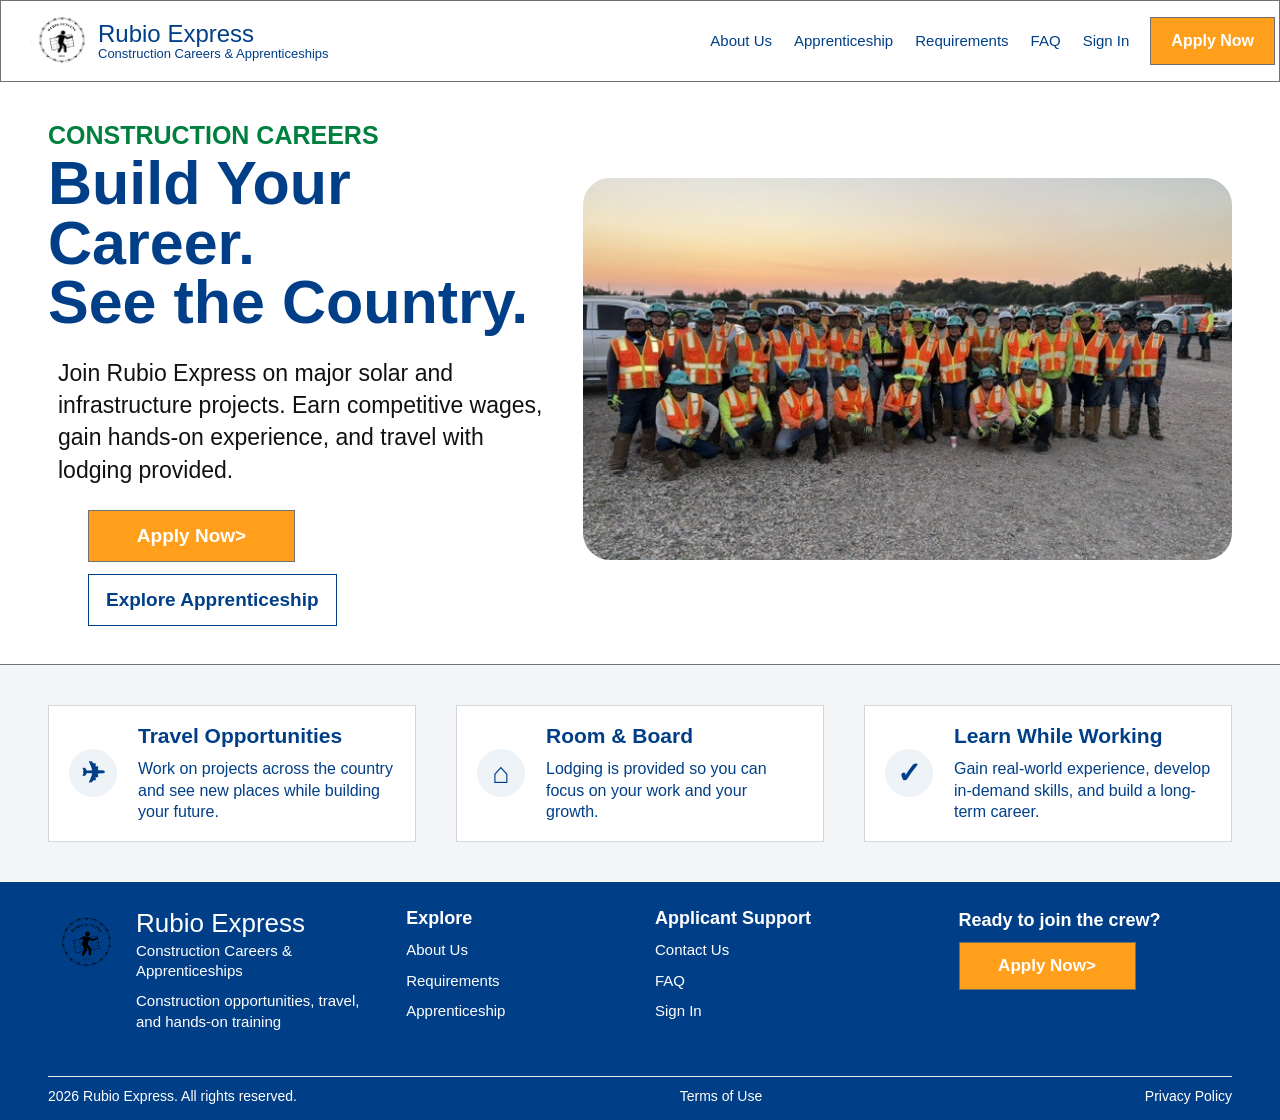
<file: index.html>
<!doctype html>
<html lang="en">
<head>
  <meta charset="utf-8">
  <meta name="viewport" content="width=device-width, initial-scale=1">
  <title>Rubio Express | Construction Careers</title>

  <!-- Bootstrap CSS styles the navigation and page layout. -->
  <link rel="stylesheet" href="https://cdn.jsdelivr.net/npm/bootstrap@4.6.2/dist/css/bootstrap.min.css"
        integrity="sha384-xOolHFLEh07PJGoPkLv1IbcEPTNtaed2xpHsD9ESMhqIYd0nLMwNLD69Npy4HI+N"
        crossorigin="anonymous">

  <!-- CSS -->
  <link rel="stylesheet" href="style.css">
</head>
<body>

  <!-- HEADER: logo, navigation, and the top Apply button. -->
  <header class="site-header">
    <nav class="navbar navbar-expand-lg navbar-light header-inner" aria-label="Main navigation">
      <a class="navbar-brand brand" href="index.html">
        <img class="brand-logo" src="rubio-logo.png" alt="">
        <span class="brand-copy">
          <span class="brand-name">Rubio Express</span>
          <span class="brand-tagline">Construction Careers &amp; Apprenticeships</span>
        </span>
      </a>

      <button class="navbar-toggler" type="button" data-toggle="collapse"
              data-target="#mainNavigation" aria-controls="mainNavigation"
              aria-expanded="false" aria-label="Open navigation">
        <span class="navbar-toggler-icon"></span>
      </button>

      <div class="collapse navbar-collapse" id="mainNavigation">
        <ul class="navbar-nav ml-auto align-items-lg-center">
          <!-- links to pages from other XD artboards. -->
          <li class="nav-item"><a class="nav-link" href="about.html">About Us</a></li>
          <li class="nav-item"><a class="nav-link" href="apprenticeship.html">Apprenticeship</a></li>
          <li class="nav-item"><a class="nav-link" href="requirements.html">Requirements</a></li>
          <li class="nav-item"><a class="nav-link" href="faq.html">FAQ</a></li>
          <li class="nav-item"><a class="nav-link" href="sign-in.html">Sign In</a></li>
          <li class="nav-item">
            <a class="header-apply" href="apply.html">Apply Now</a>
          </li>
        </ul>
      </div>
    </nav>
  </header>

  <main>
    <!-- BODY / HERO: headline and buttons on the left, photo on the right. -->
    <section class="hero" aria-labelledby="hero-title">
      <div class="page-width hero-inner">
        <div class="hero-copy">
          <p class="eyebrow">Construction Careers</p>
          <h1 id="hero-title">Build Your Career.<br>See the Country.</h1>
          <p class="hero-description">
            Join Rubio Express on major solar and infrastructure projects. Earn
            competitive wages, gain hands-on experience, and travel with lodging provided.
          </p>
          <div class="hero-actions">
            <a class="button button-orange" href="apply.html">Apply Now <span aria-hidden="true">&gt;</span></a>
            <a class="button button-outline" href="apprenticeship.html">Explore Apprenticeship</a>
          </div>
        </div>

        <div class="hero-photo">
          <img src="construction-photo.jpg" alt="Rubio Express construction crew at a job site">
        </div>
      </div>
    </section>

    <!-- INFO BANNER: the three benefit cards from the XD Home artboard. -->
    <section class="benefits-band" id="benefits" aria-label="Benefits of working with Rubio Express">
      <div class="page-width benefits-grid">
        <article class="benefit-card">
          <span class="benefit-icon" aria-hidden="true">✈</span>
          <div>
            <h2>Travel Opportunities</h2>
            <p>Work on projects across the country and see new places while building your future.</p>
          </div>
        </article>

        <article class="benefit-card">
          <span class="benefit-icon" aria-hidden="true">⌂</span>
          <div>
            <h2>Room &amp; Board</h2>
            <p>Lodging is provided so you can focus on your work and your growth.</p>
          </div>
        </article>

        <article class="benefit-card">
          <span class="benefit-icon" aria-hidden="true">✓</span>
          <div>
            <h2>Learn While Working</h2>
            <p>Gain real-world experience, develop in-demand skills, and build a long-term career.</p>
          </div>
        </article>
      </div>
    </section>
  </main>

  <!-- PAGE FOOTER: brand, links, application prompt, and legal links. -->
  <footer class="site-footer">
    <div class="page-width">
      <div class="footer-main">
        <div class="footer-brand">
          <img class="footer-logo" src="rubio-logo.png" alt="">
          <div>
            <h2>Rubio Express</h2>
            <p>Construction Careers &amp; Apprenticeships</p>
            <p class="footer-description">Construction opportunities, travel, and hands-on training</p>
          </div>
        </div>

        <nav class="footer-links" aria-label="Explore">
          <h2>Explore</h2>
          <a href="about.html">About Us</a>
          <a href="requirements.html">Requirements</a>
          <a href="apprenticeship.html">Apprenticeship</a>
        </nav>

        <nav class="footer-links" aria-label="Applicant support">
          <h2>Applicant Support</h2>
          <a href="contact.html">Contact Us</a>
          <a href="faq.html">FAQ</a>
          <a href="sign-in.html">Sign In</a>
        </nav>

        <div class="footer-cta">
          <p>Ready to join the crew?</p>
          <a class="button button-orange" href="apply.html">Apply Now <span aria-hidden="true">&gt;</span></a>
        </div>
      </div>

      <div class="footer-bottom">
        <p class="copyright">2026 Rubio Express. All rights reserved.</p>
        <a href="terms.html">Terms of Use</a>
        <a href="privacy.html">Privacy Policy</a>
      </div>
    </div>
  </footer>

  <!-- Bootstrap 4 scripts for the responsive navigation button -->
  <script src="https://cdn.jsdelivr.net/npm/jquery@3.5.1/dist/jquery.slim.min.js"
          integrity="sha384-DfXdz2htPH0lsSSs5nCTpuj/zy4C+OGpamoFVy38MVBnE+IbbVYUew+OrCXaRkfj"
          crossorigin="anonymous"></script>
  <script src="https://cdn.jsdelivr.net/npm/bootstrap@4.6.2/dist/js/bootstrap.bundle.min.js"
          integrity="sha384-Fy6S3B9q64WdZWQUiU+q4/2Lc9npb8tCaSX9FK7E8HnRr0Jz8D6OP9dO5Vg3Q9ct"
          crossorigin="anonymous"></script>
</body>
</html>
</file>
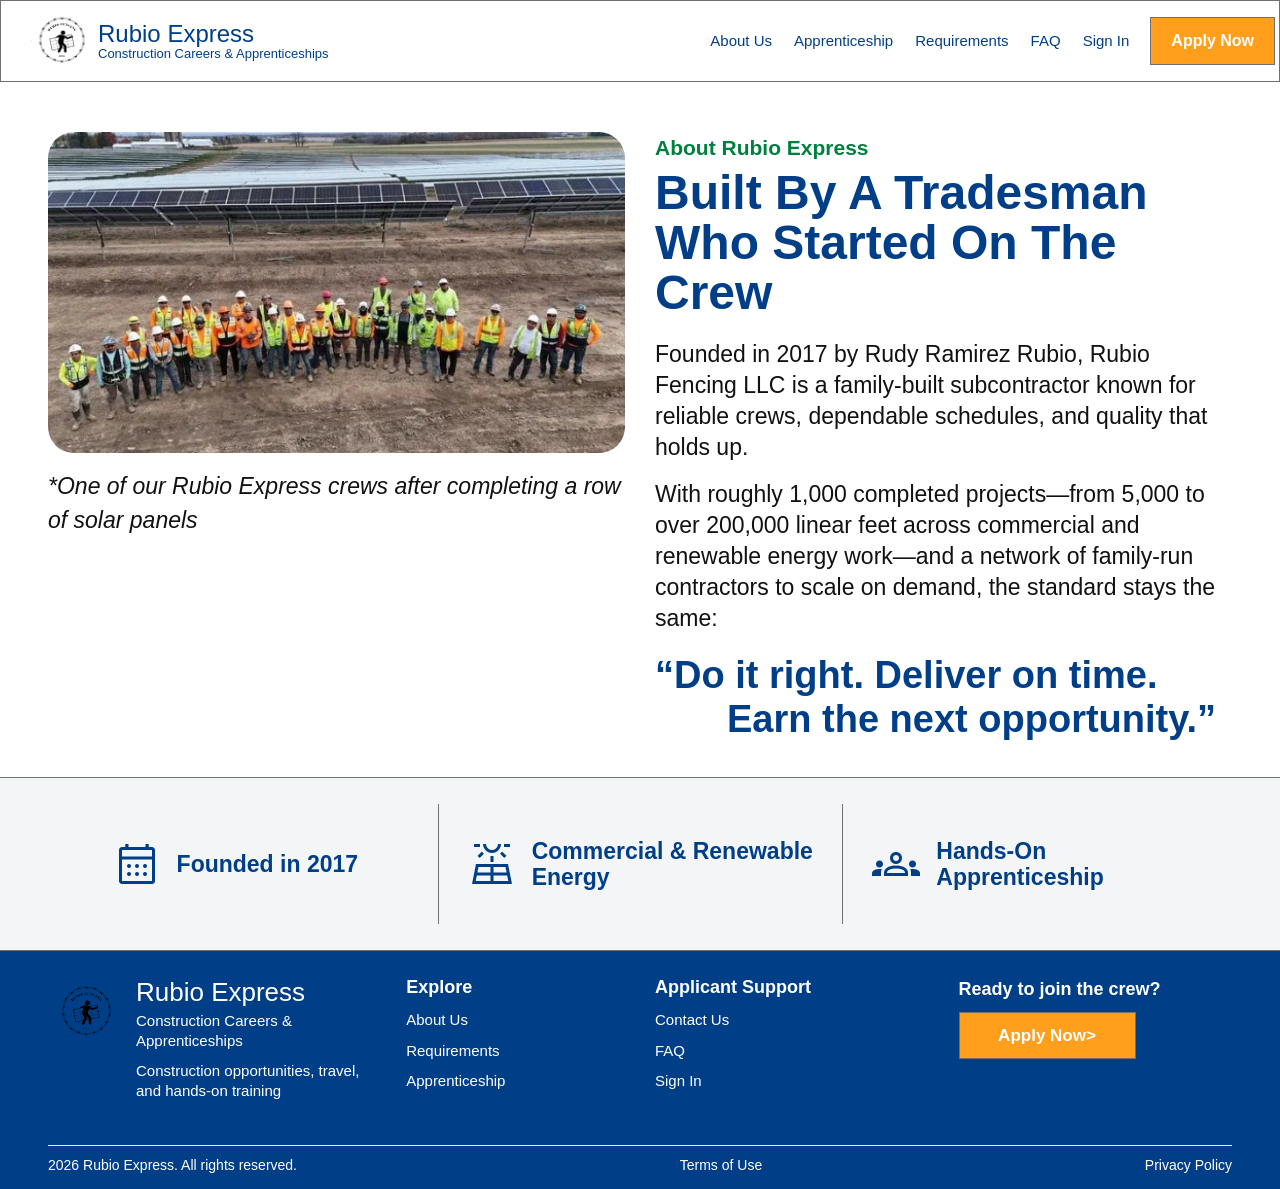
<file: about.html>
<!doctype html>
<html lang="en">
<head>
  <meta charset="utf-8">
  <meta name="viewport" content="width=device-width, initial-scale=1">
  <title>Rubio Express | About</title>

  <!-- Bootstrap CSS styles the navigation and page layout. -->
  <link rel="stylesheet" href="https://cdn.jsdelivr.net/npm/bootstrap@4.6.2/dist/css/bootstrap.min.css"
        integrity="sha384-xOolHFLEh07PJGoPkLv1IbcEPTNtaed2xpHsD9ESMhqIYd0nLMwNLD69Npy4HI+N"
        crossorigin="anonymous">

  <!-- CSS -->
  <link rel="stylesheet" href="style.css">
</head>
<body>
  <link rel="stylesheet"
      href="https://fonts.googleapis.com/css2?family=Material+Symbols+Outlined&amp;icon_names=calendar_month,groups,solar_power&amp;display=block">
	
  <!-- HEADER: logo, navigation, and the top Apply button. -->
  <header class="site-header">
    <nav class="navbar navbar-expand-lg navbar-light header-inner" aria-label="Main navigation">
      <a class="navbar-brand brand" href="index.html">
        <img class="brand-logo" src="rubio-logo.png" alt="">
        <span class="brand-copy">
          <span class="brand-name">Rubio Express</span>
          <span class="brand-tagline">Construction Careers &amp; Apprenticeships</span>
        </span>
      </a>

      <button class="navbar-toggler" type="button" data-toggle="collapse"
              data-target="#mainNavigation" aria-controls="mainNavigation"
              aria-expanded="false" aria-label="Open navigation">
        <span class="navbar-toggler-icon"></span>
      </button>

      <div class="collapse navbar-collapse" id="mainNavigation">
        <ul class="navbar-nav ml-auto align-items-lg-center">
          <!-- links to pages from other XD artboards. -->
          <li class="nav-item"><a class="nav-link" href="about.html">About Us</a></li>
          <li class="nav-item"><a class="nav-link" href="apprenticeship.html">Apprenticeship</a></li>
          <li class="nav-item"><a class="nav-link" href="requirements.html">Requirements</a></li>
          <li class="nav-item"><a class="nav-link" href="faq.html">FAQ</a></li>
          <li class="nav-item"><a class="nav-link" href="sign-in.html">Sign In</a></li>
          <li class="nav-item">
            <a class="header-apply" href="apply.html">Apply Now</a>
          </li>
        </ul>
      </div>
    </nav>
  </header>

 <main>
  <section class="about-intro" aria-labelledby="about-title">
    <div class="page-width">
      <div class="row">

        <!-- Text comes first on phone; Bootstrap moves it right on desktop. -->
        <div class="col-lg-6 about-copy order-lg-2">
          <p class="about-eyebrow">About Rubio Express</p>

          <h1 class="about-title" id="about-title">
            Built By A Tradesman<br>
            Who Started On The Crew<span class="phone-period">.</span>
          </h1>

          <p class="about-description">
            Founded in 2017 by Rudy Ramirez Rubio, Rubio Fencing LLC is a
            family-built subcontractor known for reliable crews, dependable
            schedules, and quality that holds up.
          </p>

          <p class="about-description">
            With roughly 1,000 completed projects—from 5,000 to over 200,000
            linear feet across commercial and renewable energy work—and a
            network of family-run contractors to scale on demand, the standard
            stays the same:
          </p>

          <p class="about-quote">
            “Do it right. Deliver on time.
            <span>Earn the next opportunity.”</span>
          </p>
        </div>

        <!-- This appears on the left on desktop, below the text on phone. -->
        <div class="col-lg-6 about-photo order-lg-1">
          <img src="rubio-crew.png.png"
               alt="Rubio Express crew after completing a row of solar panels">

          <p class="about-caption d-none d-lg-block">
            *One of our Rubio Express crews after completing a row of solar panels
          </p>
        </div>

      </div>
    </div>
  </section>

  <section class="about-highlights" aria-label="About Rubio Express highlights">
    <div class="page-width">
      <div class="row">
        <div class="col-lg-4">
          <div class="about-highlight">
            <span class="about-icon" aria-hidden="true">calendar_month</span>
            <p>Founded in 2017</p>
          </div>
        </div>

        <div class="col-lg-4">
          <div class="about-highlight">
            <span class="about-icon" aria-hidden="true">solar_power</span>
            <p>Commercial &amp; Renewable Energy</p>
          </div>
        </div>

        <div class="col-lg-4">
          <div class="about-highlight">
            <span class="about-icon" aria-hidden="true">groups</span>
            <p>Hands-On Apprenticeship</p>
          </div>
        </div>
      </div>
    </div>
  </section>
</main>

  <!-- PAGE FOOTER: brand, links, application prompt, and legal links. -->
  <footer class="site-footer">
    <div class="page-width">
      <div class="footer-main">
        <div class="footer-brand">
          <img class="footer-logo" src="rubio-logo.png" alt="">
          <div>
            <h2>Rubio Express</h2>
            <p>Construction Careers &amp; Apprenticeships</p>
            <p class="footer-description">Construction opportunities, travel, and hands-on training</p>
          </div>
        </div>

        <nav class="footer-links" aria-label="Explore">
          <h2>Explore</h2>
          <a href="about.html">About Us</a>
          <a href="requirements.html">Requirements</a>
          <a href="apprenticeship.html">Apprenticeship</a>
        </nav>

        <nav class="footer-links" aria-label="Applicant support">
          <h2>Applicant Support</h2>
          <a href="contact.html">Contact Us</a>
          <a href="faq.html">FAQ</a>
          <a href="sign-in.html">Sign In</a>
        </nav>

        <div class="footer-cta">
          <p>Ready to join the crew?</p>
          <a class="button button-orange" href="apply.html">Apply Now <span aria-hidden="true">&gt;</span></a>
        </div>
      </div>

      <div class="footer-bottom">
        <p class="copyright">2026 Rubio Express. All rights reserved.</p>
        <a href="terms.html">Terms of Use</a>
        <a href="privacy.html">Privacy Policy</a>
      </div>
    </div>
  </footer>

  <!-- Bootstrap 4 scripts for the responsive navigation button -->
  <script src="https://cdn.jsdelivr.net/npm/jquery@3.5.1/dist/jquery.slim.min.js"
          integrity="sha384-DfXdz2htPH0lsSSs5nCTpuj/zy4C+OGpamoFVy38MVBnE+IbbVYUew+OrCXaRkfj"
          crossorigin="anonymous"></script>
  <script src="https://cdn.jsdelivr.net/npm/bootstrap@4.6.2/dist/js/bootstrap.bundle.min.js"
          integrity="sha384-Fy6S3B9q64WdZWQUiU+q4/2Lc9npb8tCaSX9FK7E8HnRr0Jz8D6OP9dO5Vg3Q9ct"
          crossorigin="anonymous"></script>
</body>
</html>
</file>
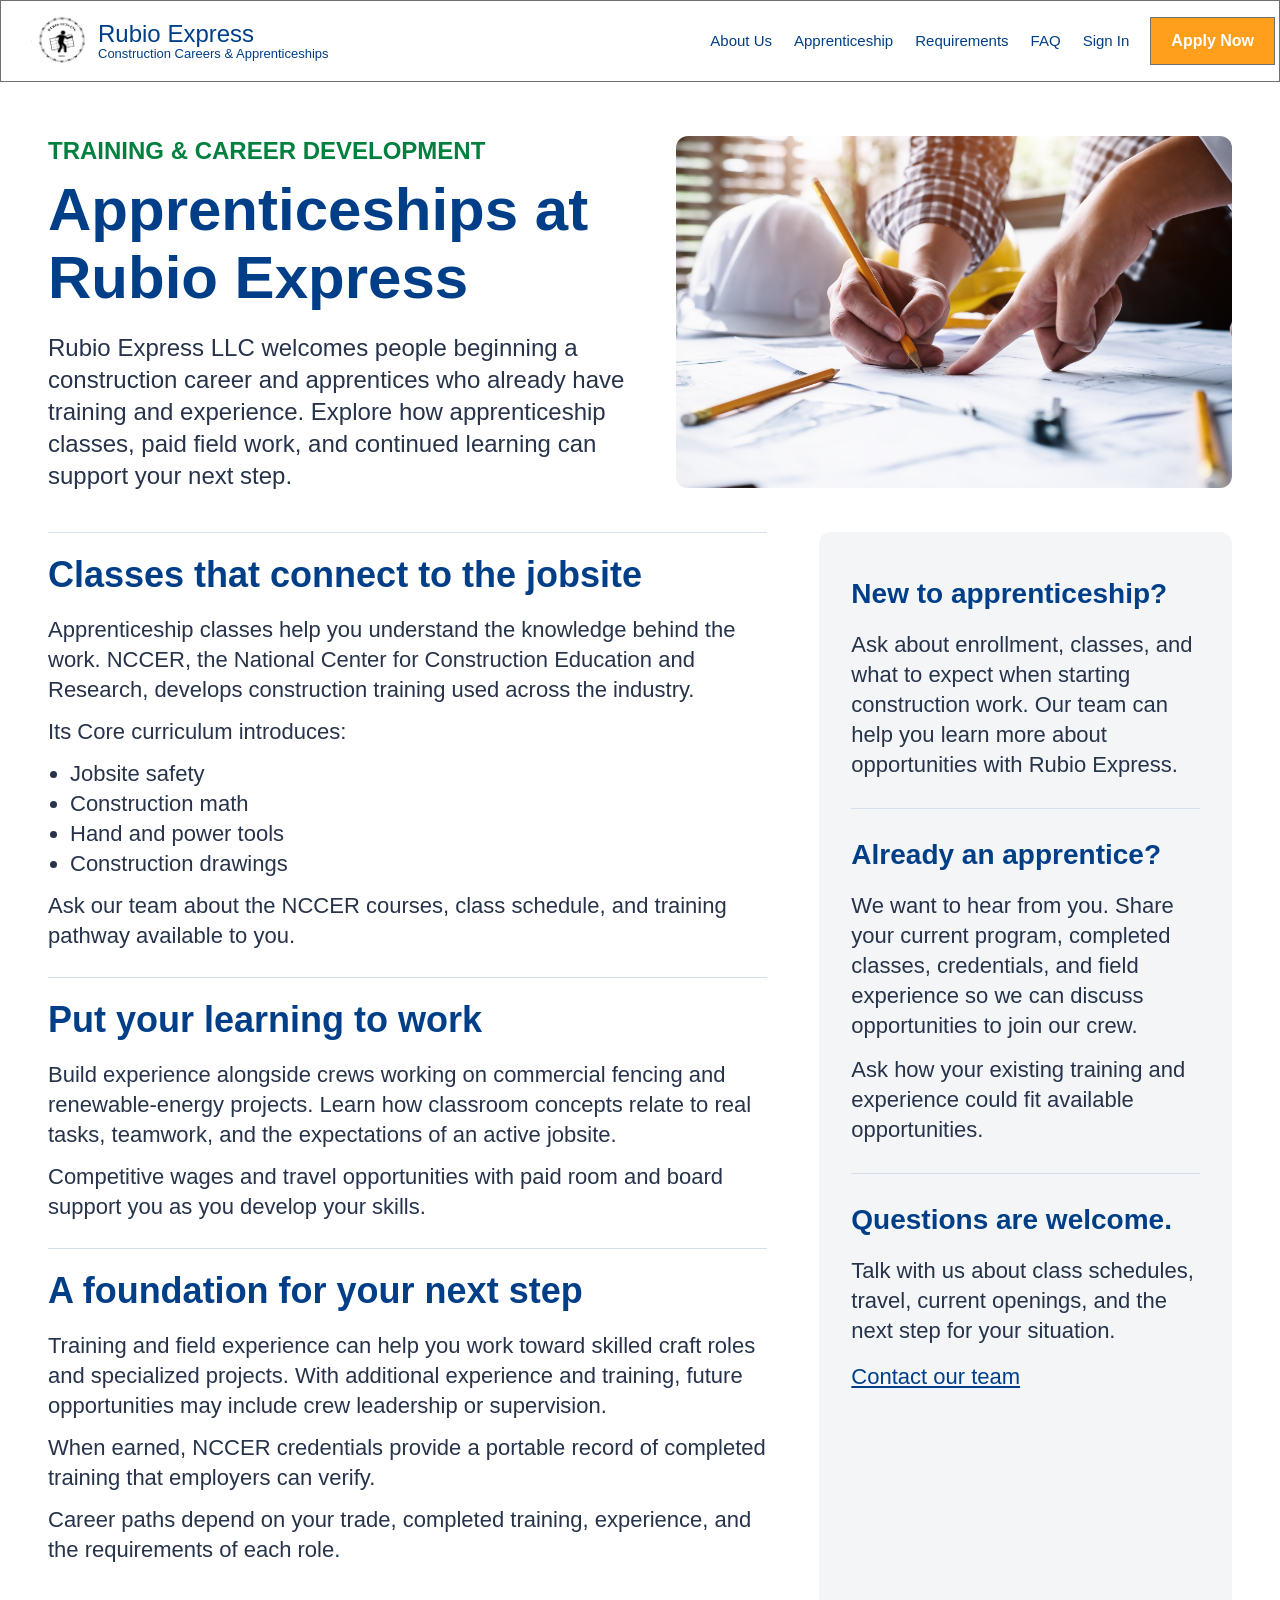
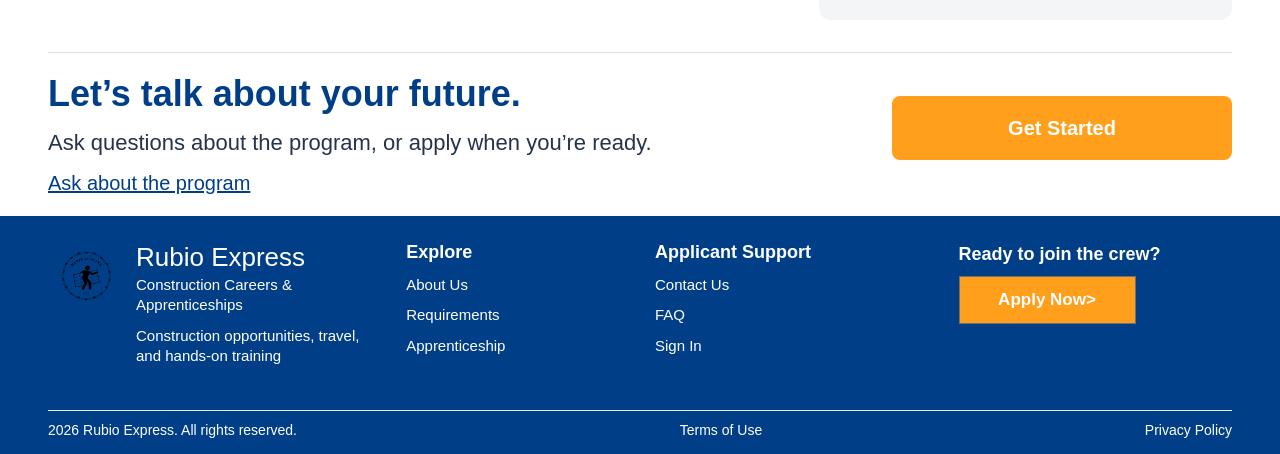
<file: apprenticeship.html>
<!doctype html>
<html lang="en">
<head>
  <meta charset="utf-8">
  <meta name="viewport" content="width=device-width, initial-scale=1">
  <title>Rubio Express | Apprenticeship</title>

  <!-- Bootstrap CSS styles the navigation and page layout. -->
  <link rel="stylesheet" href="https://cdn.jsdelivr.net/npm/bootstrap@4.6.2/dist/css/bootstrap.min.css"
        integrity="sha384-xOolHFLEh07PJGoPkLv1IbcEPTNtaed2xpHsD9ESMhqIYd0nLMwNLD69Npy4HI+N"
        crossorigin="anonymous">

  <!-- CSS -->
  <link rel="stylesheet" href="style.css">
</head>
<body>

  <!-- HEADER: logo, navigation, and the top Apply button. -->
  <header class="site-header">
    <nav class="navbar navbar-expand-lg navbar-light header-inner" aria-label="Main navigation">
      <a class="navbar-brand brand" href="index.html">
        <img class="brand-logo" src="rubio-logo.png" alt="">
        <span class="brand-copy">
          <span class="brand-name">Rubio Express</span>
          <span class="brand-tagline">Construction Careers &amp; Apprenticeships</span>
        </span>
      </a>

      <button class="navbar-toggler" type="button" data-toggle="collapse"
              data-target="#mainNavigation" aria-controls="mainNavigation"
              aria-expanded="false" aria-label="Open navigation">
        <span class="navbar-toggler-icon"></span>
      </button>

      <div class="collapse navbar-collapse" id="mainNavigation">
        <ul class="navbar-nav ml-auto align-items-lg-center">
          <!-- links to pages from other XD artboards. -->
          <li class="nav-item"><a class="nav-link" href="about.html">About Us</a></li>
          <li class="nav-item"><a class="nav-link" href="apprenticeship.html">Apprenticeship</a></li>
          <li class="nav-item"><a class="nav-link" href="requirements.html">Requirements</a></li>
          <li class="nav-item"><a class="nav-link" href="faq.html">FAQ</a></li>
          <li class="nav-item"><a class="nav-link" href="sign-in.html">Sign In</a></li>
          <li class="nav-item">
            <a class="header-apply" href="apply.html">Apply Now</a>
          </li>
        </ul>
      </div>
    </nav>
  </header>

  <main class="apprenticeship-page">

  <!-- Introduction: headline and photo side by side on desktop. -->
  <section class="apprenticeship-intro" aria-labelledby="apprenticeship-title">
    <div class="page-width">
      <div class="apprenticeship-intro-grid">
        <div class="apprenticeship-intro-copy">
          <p class="apprenticeship-kicker">TRAINING &amp; CAREER DEVELOPMENT</p>

          <h1 id="apprenticeship-title">
            Apprenticeships at<br>Rubio Express
          </h1>

          <p class="apprenticeship-lead">
            Rubio Express LLC welcomes people beginning a construction career and
            apprentices who already have training and experience. Explore how
            apprenticeship classes, paid field work, and continued learning can
            support your next step.
          </p>
        </div>

        <div class="apprenticeship-photo">
          <img src="apprenticeship-photo.png"
               alt="Hands marking construction plans beside a hard hat">
        </div>
      </div>
    </div>
  </section>

  <!-- Main information: reading column on the left, information panel on the right. -->
  <section class="apprenticeship-content">
    <div class="page-width">
      <div class="apprenticeship-layout">

        <article class="apprenticeship-reading">
          <hr class="apprenticeship-divider">

          <section class="apprenticeship-topic">
            <h2>Classes that connect to the jobsite</h2>

            <p>
              Apprenticeship classes help you understand the knowledge behind
              the work. NCCER, the National Center for Construction Education
              and Research, develops construction training used across the industry.
            </p>

            <p>Its Core curriculum introduces:</p>

            <ul>
              <li>Jobsite safety</li>
              <li>Construction math</li>
              <li>Hand and power tools</li>
              <li>Construction drawings</li>
            </ul>

            <p>
              Ask our team about the NCCER courses, class schedule, and training
              pathway available to you.
            </p>
          </section>

          <section class="apprenticeship-topic divided-topic">
            <h2>Put your learning to work</h2>

            <p>
              Build experience alongside crews working on commercial fencing and
              renewable-energy projects. Learn how classroom concepts relate to
              real tasks, teamwork, and the expectations of an active jobsite.
            </p>

            <p>
              Competitive wages and travel opportunities with paid room and
              board support you as you develop your skills.
            </p>
          </section>

          <section class="apprenticeship-topic divided-topic">
            <h2>A foundation for your next step</h2>

            <p>
              Training and field experience can help you work toward skilled
              craft roles and specialized projects. With additional experience
              and training, future opportunities may include crew leadership
              or supervision.
            </p>

            <p>
              When earned, NCCER credentials provide a portable record of
              completed training that employers can verify.
            </p>

            <p>
              Career paths depend on your trade, completed training, experience,
              and the requirements of each role.
            </p>
          </section>
        </article>

        <aside class="apprenticeship-sidebar" aria-label="Apprenticeship information">
          <section>
            <h2>New to apprenticeship?</h2>
            <p>
              Ask about enrollment, classes, and what to expect when starting
              construction work. Our team can help you learn more about
              opportunities with Rubio Express.
            </p>
          </section>

          <hr class="apprenticeship-divider">

          <section>
            <h2>Already an apprentice?</h2>
            <p>
              We want to hear from you. Share your current program, completed
              classes, credentials, and field experience so we can discuss
              opportunities to join our crew.
            </p>
            <p>
              Ask how your existing training and experience could fit available
              opportunities.
            </p>
          </section>

          <hr class="apprenticeship-divider">

          <section>
            <h2>Questions are welcome.</h2>
            <p>
              Talk with us about class schedules, travel, current openings, and
              the next step for your situation.
            </p>
            <a class="apprenticeship-contact" href="contact.html">Contact our team</a>
          </section>
        </aside>

      </div>

      <!-- Closing section: a final question and application button. -->
      <section class="apprenticeship-next-step">
        <div>
          <h2>Let’s talk about your future.</h2>
          <p>Ask questions about the program, or apply when you’re ready.</p>
          <a href="contact.html">Ask about the program</a>
        </div>

        <a class="apprenticeship-button" href="apply.html">Get Started</a>
      </section>
    </div>
  </section>

</main>

  <!-- PAGE FOOTER: brand, links, application prompt, and legal links. -->
  <footer class="site-footer">
    <div class="page-width">
      <div class="footer-main">
        <div class="footer-brand">
          <img class="footer-logo" src="rubio-logo.png" alt="">
          <div>
            <h2>Rubio Express</h2>
            <p>Construction Careers &amp; Apprenticeships</p>
            <p class="footer-description">Construction opportunities, travel, and hands-on training</p>
          </div>
        </div>

        <nav class="footer-links" aria-label="Explore">
          <h2>Explore</h2>
          <a href="about.html">About Us</a>
          <a href="requirements.html">Requirements</a>
          <a href="apprenticeship.html">Apprenticeship</a>
        </nav>

        <nav class="footer-links" aria-label="Applicant support">
          <h2>Applicant Support</h2>
          <a href="contact.html">Contact Us</a>
          <a href="faq.html">FAQ</a>
          <a href="sign-in.html">Sign In</a>
        </nav>

        <div class="footer-cta">
          <p>Ready to join the crew?</p>
          <a class="button button-orange" href="apply.html">Apply Now <span aria-hidden="true">&gt;</span></a>
        </div>
      </div>

      <div class="footer-bottom">
        <p class="copyright">2026 Rubio Express. All rights reserved.</p>
        <a href="terms.html">Terms of Use</a>
        <a href="privacy.html">Privacy Policy</a>
      </div>
    </div>
  </footer>

  <!-- Bootstrap 4 scripts for the responsive navigation button -->
  <script src="https://cdn.jsdelivr.net/npm/jquery@3.5.1/dist/jquery.slim.min.js"
          integrity="sha384-DfXdz2htPH0lsSSs5nCTpuj/zy4C+OGpamoFVy38MVBnE+IbbVYUew+OrCXaRkfj"
          crossorigin="anonymous"></script>
  <script src="https://cdn.jsdelivr.net/npm/bootstrap@4.6.2/dist/js/bootstrap.bundle.min.js"
          integrity="sha384-Fy6S3B9q64WdZWQUiU+q4/2Lc9npb8tCaSX9FK7E8HnRr0Jz8D6OP9dO5Vg3Q9ct"
          crossorigin="anonymous"></script>
</body>
</html>
</file>
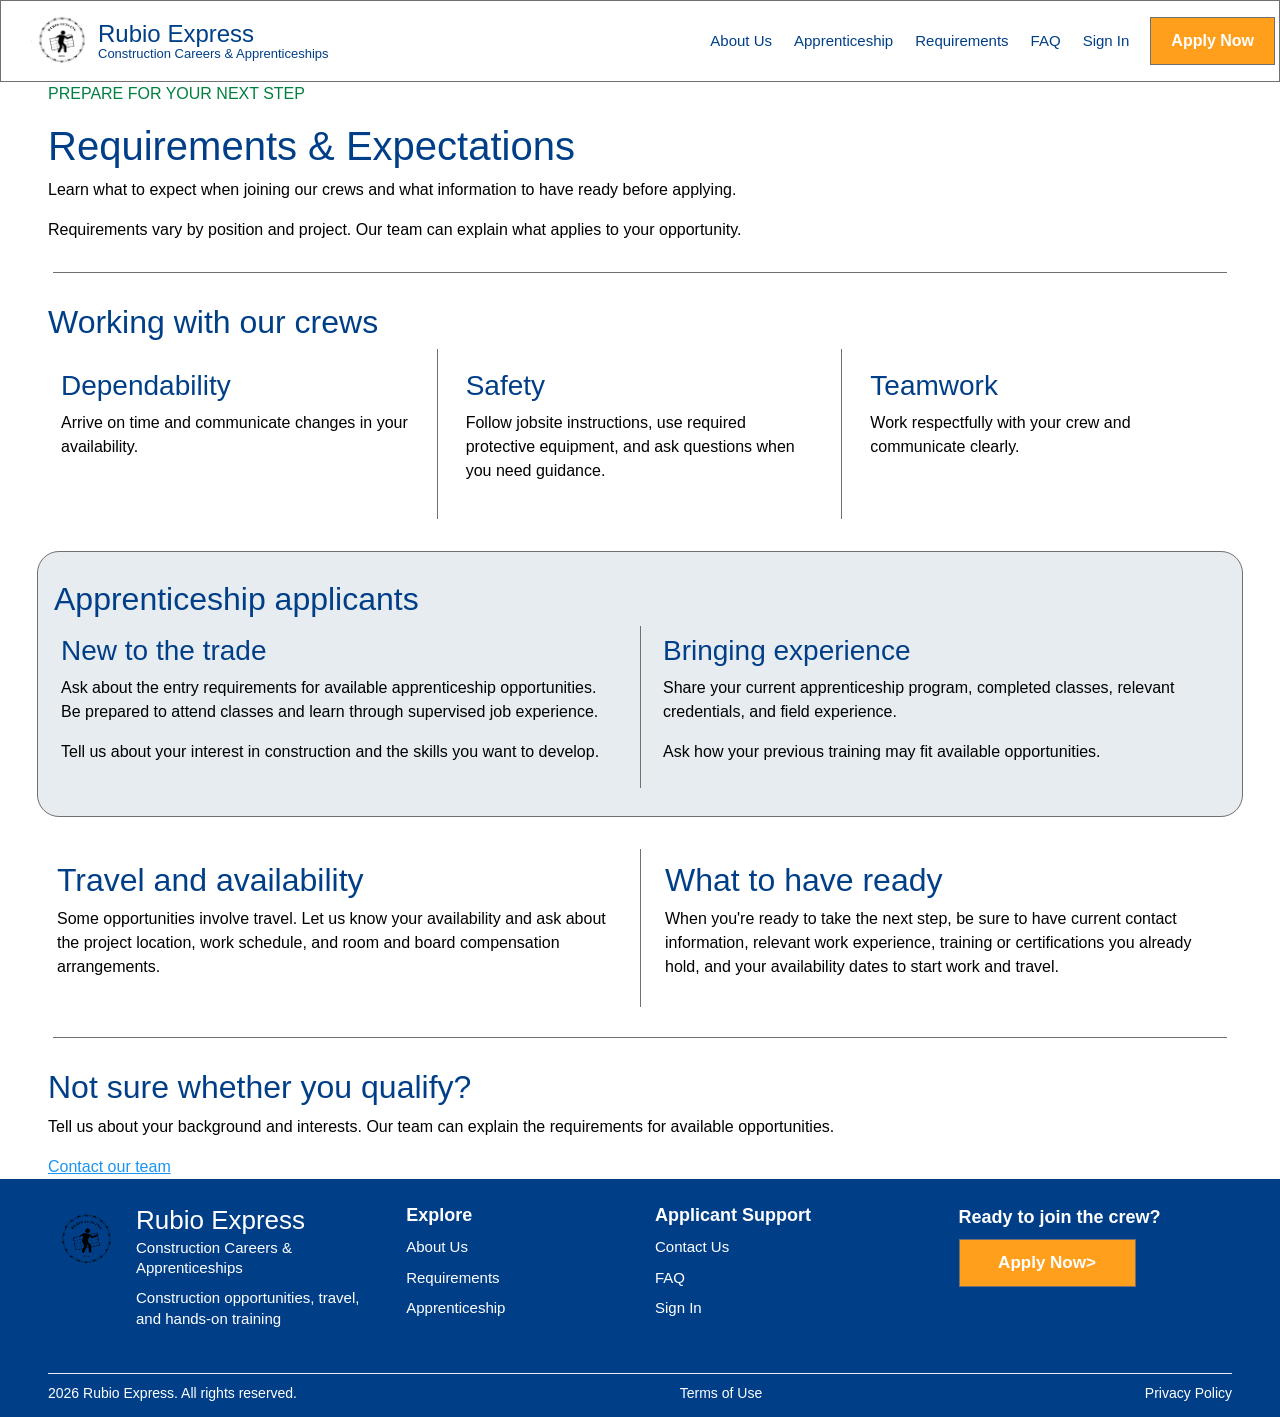
<file: requirements.html>
<!doctype html>
<html lang="en">
<head>
  <meta charset="utf-8">
  <meta name="viewport" content="width=device-width, initial-scale=1">
  <title>Rubio Express | Requirements</title>

  <!-- Bootstrap CSS styles the navigation and page layout. -->
  <link rel="stylesheet" href="https://cdn.jsdelivr.net/npm/bootstrap@4.6.2/dist/css/bootstrap.min.css"
        integrity="sha384-xOolHFLEh07PJGoPkLv1IbcEPTNtaed2xpHsD9ESMhqIYd0nLMwNLD69Npy4HI+N"
        crossorigin="anonymous">

  <!-- CSS -->
  <link rel="stylesheet" href="style.css">
</head>
<body>

  <!-- HEADER: logo, navigation, and the top Apply button. -->
  <header class="site-header">
    <nav class="navbar navbar-expand-lg navbar-light header-inner" aria-label="Main navigation">
      <a class="navbar-brand brand" href="index.html">
        <img class="brand-logo" src="rubio-logo.png" alt="">
        <span class="brand-copy">
          <span class="brand-name">Rubio Express</span>
          <span class="brand-tagline">Construction Careers &amp; Apprenticeships</span>
        </span>
      </a>

      <button class="navbar-toggler" type="button" data-toggle="collapse"
              data-target="#mainNavigation" aria-controls="mainNavigation"
              aria-expanded="false" aria-label="Open navigation">
        <span class="navbar-toggler-icon"></span>
      </button>

      <div class="collapse navbar-collapse" id="mainNavigation">
        <ul class="navbar-nav ml-auto align-items-lg-center">
          <!-- links to pages from other XD artboards. -->
          <li class="nav-item"><a class="nav-link" href="about.html">About Us</a></li>
          <li class="nav-item"><a class="nav-link" href="apprenticeship.html">Apprenticeship</a></li>
          <li class="nav-item"><a class="nav-link" href="requirements.html">Requirements</a></li>
          <li class="nav-item"><a class="nav-link" href="faq.html">FAQ</a></li>
          <li class="nav-item"><a class="nav-link" href="sign-in.html">Sign In</a></li>
          <li class="nav-item">
            <a class="header-apply" href="apply.html">Apply Now</a>
          </li>
        </ul>
      </div>
    </nav>
  </header>

  <main class="requirements-page">

  <!-- 1. Page introduction -->
  <section class="requirements-intro" aria-labelledby="requirements-title">
    <div class="page-width">
      <p class="requirements-kicker">PREPARE FOR YOUR NEXT STEP</p>

      <h1 id="requirements-title">Requirements &amp; Expectations</h1>

      <p>
        Learn what to expect when joining our crews and what information to
        have ready before applying.
      </p>

      <!-- The artboards use slightly different wording for desktop and phone. -->
      <p class="d-none d-md-block">
        Requirements vary by position and project. Our team can explain what
        applies to your opportunity.
      </p>

      <p class="d-md-none">
        Requirements may vary by position and project. Our team can explain
        what applies to your opportunity.
      </p>

      <hr class="requirements-divider">
    </div>
  </section>

  <!-- 2. Crew expectations: three columns on desktop. -->
  <section class="requirements-values" aria-labelledby="crew-title">
    <div class="page-width">
      <h2 id="crew-title">Working with our crews</h2>

      <div class="row">
        <div class="col-md-4 requirements-expectation-column">
          <article class="requirements-item">
            <h3>Dependability</h3>
            <p>Arrive on time and communicate changes in your availability.</p>
          </article>
        </div>

        <div class="col-md-4 requirements-expectation-column">
          <article class="requirements-item">
            <h3>Safety</h3>
            <p>
              Follow jobsite instructions, use required protective equipment,
              and ask questions when you need guidance.
            </p>
          </article>
        </div>

        <div class="col-md-4 requirements-expectation-column">
          <article class="requirements-item">
            <h3>Teamwork</h3>
            <p>Work respectfully with your crew and communicate clearly.</p>
          </article>
        </div>
      </div>
    </div>
  </section>

  <!-- 3. Grey panel with information for apprenticeship applicants. -->
  <section class="requirements-applicants" aria-labelledby="applicants-title">
    <div class="page-width">
      <h2 id="applicants-title">Apprenticeship applicants</h2>

      <div class="row">
        <div class="col-md-6 requirements-applicant-column">
          <article class="requirements-path">
            <h3>New to the trade</h3>
            <p>
              Ask about the entry requirements for available apprenticeship
              opportunities. Be prepared to attend classes and learn through
              supervised job experience.
            </p>
            <p>
              Tell us about your interest in construction and the skills you
              want to develop.
            </p>
          </article>
        </div>

        <div class="col-md-6 requirements-applicant-column">
          <article class="requirements-path">
            <h3>Bringing experience</h3>
            <p>
              Share your current apprenticeship program, completed classes,
              relevant credentials, and field experience.
            </p>
            <p>
              Ask how your previous training may fit available opportunities.
            </p>
          </article>
        </div>
      </div>
    </div>
  </section>

  <!-- 4. Travel and preparation: two columns on desktop. -->
  <div class="page-width requirements-details">
    <div class="row">
      <section
        class="col-md-6 requirements-detail-column requirements-travel"
        aria-labelledby="travel-title">
        <h2 id="travel-title">Travel and availability</h2>
        <p>
          Some opportunities involve travel. Let us know your availability and
          ask about the project location, work schedule, and room and board
          compensation arrangements.
        </p>
      </section>

      <section
        class="col-md-6 requirements-detail-column requirements-ready"
        aria-labelledby="ready-title">
        <h2 id="ready-title">What to have ready</h2>
        <p>
          When you're ready to take the next step, be sure to have current
          contact information, relevant work experience, training or
          certifications you already hold, and your availability dates to
          start work and travel.
        </p>
      </section>
    </div>

    <!-- 5. Divider and closing contact prompt. -->
    <hr class="requirements-divider">

    <section class="requirements-contact" aria-labelledby="contact-title">
      <h2 id="contact-title">Not sure whether you qualify?</h2>

      <p class="d-none d-md-block">
        Tell us about your background and interests. Our team can explain the
        requirements for available opportunities.
      </p>

      <p class="d-md-none">
        Talk with our team about current openings, trainings, and your next step.
      </p>

      <a class="requirements-contact-link" href="contact.html">
        Contact our team
      </a>
    </section>
  </div>

</main>

  <!-- PAGE FOOTER: brand, links, application prompt, and legal links. -->
  <footer class="site-footer">
    <div class="page-width">
      <div class="footer-main">
        <div class="footer-brand">
          <img class="footer-logo" src="rubio-logo.png" alt="">
          <div>
            <h2>Rubio Express</h2>
            <p>Construction Careers &amp; Apprenticeships</p>
            <p class="footer-description">Construction opportunities, travel, and hands-on training</p>
          </div>
        </div>

        <nav class="footer-links" aria-label="Explore">
          <h2>Explore</h2>
          <a href="about.html">About Us</a>
          <a href="requirements.html">Requirements</a>
          <a href="apprenticeship.html">Apprenticeship</a>
        </nav>

        <nav class="footer-links" aria-label="Applicant support">
          <h2>Applicant Support</h2>
          <a href="contact.html">Contact Us</a>
          <a href="faq.html">FAQ</a>
          <a href="sign-in.html">Sign In</a>
        </nav>

        <div class="footer-cta">
          <p>Ready to join the crew?</p>
          <a class="button button-orange" href="apply.html">Apply Now <span aria-hidden="true">&gt;</span></a>
        </div>
      </div>

      <div class="footer-bottom">
        <p class="copyright">2026 Rubio Express. All rights reserved.</p>
        <a href="terms.html">Terms of Use</a>
        <a href="privacy.html">Privacy Policy</a>
      </div>
    </div>
  </footer>

  <!-- Bootstrap 4 scripts for the responsive navigation button -->
  <script src="https://cdn.jsdelivr.net/npm/jquery@3.5.1/dist/jquery.slim.min.js"
          integrity="sha384-DfXdz2htPH0lsSSs5nCTpuj/zy4C+OGpamoFVy38MVBnE+IbbVYUew+OrCXaRkfj"
          crossorigin="anonymous"></script>
  <script src="https://cdn.jsdelivr.net/npm/bootstrap@4.6.2/dist/js/bootstrap.bundle.min.js"
          integrity="sha384-Fy6S3B9q64WdZWQUiU+q4/2Lc9npb8tCaSX9FK7E8HnRr0Jz8D6OP9dO5Vg3Q9ct"
          crossorigin="anonymous"></script>
</body>
</html>
</file>
<file: style.css>
/* COLORS taken from the Rubio Express Home artboard in XD. */
:root {
  --rubio-blue: #003f88;
  --rubio-green: #00803f;
  --rubio-orange: #ff9f1c;
  --light-gray: #f3f5f7;
  --dark-text: #111111;
}

* {
  box-sizing: border-box;
}

html {
  scroll-behavior: smooth;
}

body {
  margin: 0;
  color: var(--dark-text);
  font-family: "Segoe UI", Arial, sans-serif;
}

a {
  color: inherit;
}

a:focus-visible,
button:focus-visible {
  outline: 3px solid #111111;
  outline-offset: 3px;
}

.page-width {
  width: calc(100% - 96px);
  max-width: 1270px;
  margin-right: auto;
  margin-left: auto;
}

/* HEADER */
.site-header {
  border: 1px solid #707070;
  background: #ffffff;
}

.header-inner {
  width: 100%;
  max-width: 1366px;
  min-height: 80px;
  margin: 0 auto;
  padding: 0 4px;
}

.brand {
  display: flex;
  align-items: center;
  margin-right: 18px;
  padding: 0;
  white-space: nowrap;
}

.brand-logo {
  width: 115px;
  height: 58px;
  margin-right: -22px;
  object-fit: cover;
}

.brand-copy {
  display: flex;
  flex-direction: column;
  color: var(--rubio-blue);
  line-height: 1.15;
}

.brand-name {
  font-size: 24px;
}

.brand-tagline {
  font-size: 13px;
}

.site-header .navbar-nav .nav-link {
  padding: 10px 11px;
  color: var(--rubio-blue);
  font-size: 15px;
}

.site-header .navbar-nav .nav-link {
  border-radius: 4px;
  transition: background-color 0.2s ease, color 0.2s ease;
}

.site-header .navbar-nav .nav-link:hover,
.site-header .navbar-nav .nav-link:focus {
  color: var(--rubio-green);
  background-color: #e8f5e9;
  text-decoration: none;
}

.header-apply {
  display: inline-block;
  margin-left: 10px;
  padding: 11px 20px;
  border: 1px solid #707070;
  background: var(--rubio-orange);
  color: #ffffff;
  font-size: 16px;
  font-weight: 700;
  text-decoration: none;
}

.header-apply:hover,
.button-orange:hover {
  background: #ed8e0d;
  color: #ffffff;
  text-decoration: none;
}

/* HERO / BODY */
.hero {
  padding: 31px 0 38px;
  background: #ffffff;
}

.hero-inner {
  display: grid;
  grid-template-columns: minmax(0, 0.78fr) minmax(0, 1fr);
  gap: 28px;
  align-items: center;
}

.hero-copy {
  padding-top: 8px;
}

.eyebrow {
  margin: 0 0 4px;
  color: var(--rubio-green);
  font-size: 25px;
  font-weight: 700;
  line-height: 1.15;
  text-transform: uppercase;
}

.hero h1 {
  margin: 0;
  color: var(--rubio-blue);
  font-size: 61px;
  font-weight: 700;
  line-height: 0.98;
}

.hero-description {
  max-width: 560px;
  margin: 24px 0 24px 10px;
  font-size: 23px;
  line-height: 1.4;
}

.hero-actions {
  display: flex;
  flex-wrap: wrap;
  gap: 12px;
  margin-left: 40px;
}

.button {
  display: inline-flex;
  min-height: 52px;
  align-items: center;
  justify-content: center;
  padding: 10px 17px;
  font-size: 19px;
  font-weight: 700;
  text-align: center;
  text-decoration: none;
}

.button-orange {
  min-width: 207px;
  border: 1px solid #707070;
  background: var(--rubio-orange);
  color: #ffffff;
}

.button-outline {
  min-width: 248px;
  border: 1px solid var(--rubio-blue);
  background: #ffffff;
  color: var(--rubio-blue);
}

.button-outline:hover {
  background: #edf3fa;
  color: var(--rubio-blue);
  text-decoration: none;
}

.hero-photo img {
  display: block;
  width: 100%;
  aspect-ratio: 697 / 410;
  border-radius: 27px;
  object-fit: cover;
  object-position: center;
}

/* THREE BENEFITS */
.benefits-band {
  padding: 40px 0;
  border-top: 1px solid #707070;
  background: var(--light-gray);
}

.benefits-grid {
  display: grid;
  grid-template-columns: repeat(3, minmax(0, 1fr));
  gap: 40px;
}

.benefit-card {
  display: grid;
  min-height: 132px;
  grid-template-columns: 55px 1fr;
  gap: 14px;
  align-items: center;
  padding: 18px 20px;
  border: 1px solid #d4d8dc;
  background: #ffffff;
}

.benefit-icon {
  display: flex;
  width: 48px;
  height: 48px;
  align-items: center;
  justify-content: center;
  border-radius: 50%;
  background: #eef3f8;
  color: var(--rubio-blue);
  font-size: 29px;
  font-weight: 700;
  line-height: 1;
}

.benefit-card h2 {
  margin: 0 0 10px;
  color: var(--rubio-blue);
  font-size: 21px;
  font-weight: 600;
  line-height: 1.15;
}

.benefit-card p {
  margin: 0;
  color: var(--rubio-blue);
  font-size: 16px;
  line-height: 1.35;
}

/* FOOTER */
.site-footer {
  padding: 26px 0 12px;
  background: var(--rubio-blue);
  color: #ffffff;
}

.footer-main {
  display: grid;
  grid-template-columns: 1.2fr 0.8fr 1fr 1fr;
  gap: 30px;
  align-items: start;
  min-height: 168px;
}

.footer-brand {
  display: flex;
  gap: 10px;
  align-items: flex-start;
}

.footer-logo {
  width: 78px;
  height: 70px;
  object-fit: cover;
  mix-blend-mode: multiply;
}

.footer-brand h2 {
  margin: 0 0 2px;
  font-size: 26px;
  font-weight: 400;
}

.footer-brand p,
.footer-cta p {
  margin: 0 0 9px;
  font-size: 15px;
  line-height: 1.35;
}

.footer-brand .footer-description {
  max-width: 285px;
  margin-top: 10px;
}

.footer-links h2,
.footer-cta p {
  margin: 0 0 10px;
  font-size: 18px;
  font-weight: 600;
}

.footer-links a {
  display: block;
  width: fit-content;
  margin: 0 0 8px;
  color: #ffffff;
  font-size: 15px;
  text-decoration: none;
}

.footer-cta .button {
  min-width: 177px;
  min-height: 43px;
  font-size: 17px;
}

.footer-bottom {
  display: flex;
  min-height: 32px;
  align-items: center;
  justify-content: space-between;
  gap: 16px;
  padding-top: 8px;
  border-top: 1px solid rgba(255, 255, 255, 0.9);
  font-size: 14px;
}

.footer-bottom p {
  margin: 0;
}

.footer-bottom a {
  color: #ffffff;
  text-decoration: none;
}

.footer-bottom a:hover {
  text-decoration: underline;
}

/* PHONE LAYOUT */
@media (max-width: 992.98px) {
  .header-inner {
    padding: 0 10px;
  }

  .site-header .navbar-collapse {
    padding: 8px 0 14px;
  }

  .site-header .navbar-nav .nav-link {
    padding: 8px 0;
  }

  .header-apply {
    margin: 8px 0 0;
  }

  .page-width {
    width: calc(100% - 40px);
  }

  .hero-inner {
    grid-template-columns: 1fr;
    gap: 18px;
  }

  .hero-copy {
    padding-top: 0;
  }

  .hero h1 {
    font-size: 42px;
  }

  .hero-description {
    font-size: 19px;
  }

  .benefits-grid {
    grid-template-columns: 1fr;
    gap: 14px;
  }

  .footer-main {
    grid-template-columns: 1fr 1fr;
    gap: 24px;
  }
}

@media (max-width: 575.98px) {
  .header-inner {
    min-height: 58px;
  }

  .brand {
    margin-right: auto;
  }

  .brand-logo {
    width: 52px;
    height: 49px;
    margin-right: -8px;
  }

  .brand-name {
    font-size: 14px;
  }

  .brand-tagline {
    font-size: 8px;
  }

  .page-width {
    width: calc(100% - 28px);
  }

  .hero {
    padding: 18px 0 24px;
  }

  .eyebrow {
    margin-bottom: 3px;
    font-size: 15px;
  }

  .hero h1 {
    font-size: 35px;
    line-height: 1.04;
  }

  .hero-description {
    margin: 18px 0;
    font-size: 18px;
    line-height: 1.35;
  }

  .hero-actions {
    flex-direction: column;
    align-items: center;
    gap: 8px;
    margin: 0 0 2px;
  }

  .button {
    min-height: 42px;
    font-size: 16px;
  }

  .hero-actions .button-orange {
    min-width: 128px;
  }

  .hero-actions .button-outline {
    min-width: 220px;
  }

  .hero-photo img {
    aspect-ratio: 365 / 174;
    border-radius: 24px;
  }

  .benefits-band {
    padding: 22px 0;
  }

  .benefit-card {
    min-height: 128px;
    grid-template-columns: 48px 1fr;
    gap: 12px;
    padding: 15px;
  }

  .benefit-icon {
    width: 42px;
    height: 42px;
    font-size: 25px;
  }

  .benefit-card h2 {
    margin-bottom: 7px;
    font-size: 18px;
  }

  .benefit-card p {
    font-size: 14px;
  }

  .site-footer {
    padding: 18px 0 10px;
  }

  .footer-main {
    grid-template-columns: 1fr;
    gap: 16px;
    min-height: 0;
  }

  .footer-logo {
    width: 70px;
    height: 62px;
  }

  .footer-brand h2 {
    font-size: 22px;
  }

  .footer-brand p,
  .footer-cta p {
    font-size: 13px;
  }

  /* The phone artboard keeps the footer brand and Apply button, not the link columns. */
  .footer-links {
    display: none;
  }

  .footer-cta {
    display: flex;
    align-items: center;
    justify-content: space-between;
    gap: 8px;
  }

  .footer-cta p {
    margin: 0;
    font-size: 15px;
    font-weight: 600;
  }

  .footer-cta .button {
    min-width: 150px;
    min-height: 40px;
    padding: 8px 12px;
    font-size: 15px;
  }

  .footer-bottom {
    display: grid;
    grid-template-columns: 1fr 1fr;
    gap: 8px;
    margin-top: 12px;
    text-align: center;
  }

  .copyright {
    grid-column: 1 / -1;
    order: -1;
  }

  .footer-bottom a:first-of-type {
    text-align: left;
  }

  .footer-bottom a:last-of-type {
    text-align: right;
  }
}

.about-intro {
  padding: 50px 0 36px;
}

.about-eyebrow {
  margin: 0 0 4px;
  color: var(--rubio-green);
  font-size: 21px;
  font-weight: 700;
}

.about-title {
  margin: 0 0 20px;
  color: var(--rubio-blue);
  font-size: 48px;
  font-weight: 700;
  line-height: 1.05;
}

.about-description {
  margin: 0 0 16px;
  font-size: 23px;
  line-height: 1.35;
}

.about-quote {
  margin: 20px 0 0;
  color: var(--rubio-blue);
  font-size: 38px;
  font-weight: 700;
  line-height: 1.15;
}

.about-quote span {
  display: block;
  margin-left: 72px;
}

.about-photo img {
  display: block;
  width: 100%;
  aspect-ratio: 658 / 366;
  border-radius: 26px;
  object-fit: cover;
}

.about-caption {
  margin: 16px 0 0;
  font-size: 23px;
  font-style: italic;
}

.about-highlights {
  padding: 26px 0;
  border-top: 1px solid #707070;
  border-bottom: 1px solid #707070;
  background: var(--light-gray);
}

.about-highlight {
  display: flex;
  min-height: 120px;
  align-items: center;
  justify-content: center;
  gap: 16px;
  padding: 14px;
}

.about-icon {
  color: var(--rubio-blue);
  font-family: "Material Symbols Outlined";
  font-size: 48px;
  line-height: 1;
}

.about-highlight p {
  margin: 0;
  color: var(--rubio-blue);
  font-size: 23px;
  font-weight: 700;
  line-height: 1.15;
}

.phone-period {
  display: none;
}

@media (max-width: 991.98px) {
  .about-intro {
    padding: 18px 0 24px;
  }

  .about-title {
    font-size: 31px;
  }

  .about-description {
    font-size: 19px;
  }

  .about-quote {
    margin-top: 18px;
    font-size: 25px;
  }

  .about-quote span {
    margin-left: 31px;
  }

  .about-photo {
    margin-top: 16px;
  }

  .about-highlight {
    min-height: 72px;
    justify-content: flex-start;
    padding: 10px 28px;
  }

  .phone-period {
    display: inline;
  }
}

/* Divider lines between the About highlights */
.about-highlights .row > div + div {
  border-left: 1px solid #707070;
}

@media (max-width: 991.98px) {
  .about-highlights .row > div + div {
    border-left: 0;
    border-top: 1px solid #707070;
  }
}

/* APPRENTICESHIP PAGE */
.apprenticeship-page {
  color: #26334a;
}

/* Introduction */
.apprenticeship-intro {
  padding: 54px 0 40px;
}

.apprenticeship-intro-grid {
  display: grid;
  grid-template-columns: minmax(0, 640fr) minmax(0, 598fr);
  gap: 32px;
  align-items: start;
}

.apprenticeship-kicker {
  margin: 0 0 10px;
  color: #00803f;
  font-size: 24px;
  font-weight: 700;
  line-height: 30px;
}

.apprenticeship-intro h1 {
  margin: 0 0 20px;
  color: #003f88;
  font-size: 60px;
  font-weight: 700;
  line-height: 68px;
}

.apprenticeship-lead {
  margin: 0;
  font-size: 24px;
  line-height: 32px;
}

.apprenticeship-photo img {
  display: block;
  width: 100%;
  height: 352px;
  border-radius: 12px;
  object-fit: cover;
}

/* Reading column and sidebar */
.apprenticeship-layout {
  display: grid;
  grid-template-columns: minmax(0, 774fr) minmax(0, 444fr);
  gap: 52px;
  align-items: start;
}

.apprenticeship-divider {
  border: 0;
  border-top: 1px solid #d6dfea;
  margin: 0 0 20px;
}

.apprenticeship-topic h2 {
  margin: 0 0 18px;
  color: #003f88;
  font-size: 36px;
  font-weight: 700;
  line-height: 44px;
}

.apprenticeship-topic p,
.apprenticeship-topic li,
.apprenticeship-sidebar p {
  font-size: 22px;
  line-height: 30px;
}

.apprenticeship-topic p {
  margin: 0 0 12px;
}

.apprenticeship-topic ul {
  margin: 0 0 12px;
  padding-left: 22px;
}

.apprenticeship-topic.divided-topic {
  margin-top: 26px;
  padding-top: 20px;
  border-top: 1px solid #d6dfea;
}

.apprenticeship-sidebar {
  min-height: 1088px;
  padding: 44px 32px;
  border-radius: 12px;
  background: #f3f5f7;
}

.apprenticeship-sidebar h2 {
  margin: 0 0 18px;
  color: #003f88;
  font-size: 28px;
  font-weight: 600;
  line-height: 36px;
}

.apprenticeship-sidebar p {
  margin: 0 0 14px;
}

.apprenticeship-sidebar .apprenticeship-divider {
  margin: 28px 0;
}

.apprenticeship-contact {
  color: #003f88;
  font-size: 22px;
  text-decoration: underline;
}

/* Closing section */
.apprenticeship-next-step {
  display: grid;
  grid-template-columns: 1fr 340px;
  align-items: start;
  margin-top: 32px;
  padding: 19px 0 18px;
  border-top: 1px solid #d6dfea;
}

.apprenticeship-next-step h2 {
  margin: 0 0 12px;
  color: #003f88;
  font-size: 36px;
  font-weight: 700;
  line-height: 44px;
}

.apprenticeship-next-step p {
  margin: 0 0 10px;
  font-size: 22px;
  line-height: 30px;
}

.apprenticeship-next-step > div > a {
  color: #003f88;
  font-size: 20px;
  text-decoration: underline;
}

.apprenticeship-button {
  display: flex;
  min-height: 64px;
  align-items: center;
  justify-content: center;
  margin-top: 24px;
  border-radius: 8px;
  background: #ff9f1c;
  color: #ffffff;
  font-size: 20px;
  font-weight: 700;
  text-decoration: none;
}

.apprenticeship-button:hover {
  background: #ed8e0d;
  color: #ffffff;
  text-decoration: none;
}

/* On smaller screens, put the columns one under another. */
@media (max-width: 991.98px) {
  .apprenticeship-intro {
    padding: 30px 0;
  }

  .apprenticeship-intro-grid,
  .apprenticeship-layout {
    grid-template-columns: 1fr;
    gap: 22px;
  }

  .apprenticeship-intro h1 {
    font-size: 42px;
    line-height: 48px;
  }

  .apprenticeship-photo img {
    height: 300px;
  }

  .apprenticeship-sidebar {
    min-height: 0;
  }

  .apprenticeship-next-step {
    grid-template-columns: 1fr;
    gap: 14px;
  }

  .apprenticeship-button {
    width: 100%;
    max-width: 340px;
    margin-top: 0;
  }
}

/* Smaller phone adjustments */
@media (max-width: 575.98px) {
  .apprenticeship-intro h1 {
    font-size: 35px;
    line-height: 40px;
  }

  .apprenticeship-kicker {
    font-size: 18px;
  }

  .apprenticeship-lead,
  .apprenticeship-topic p,
  .apprenticeship-topic li,
  .apprenticeship-sidebar p {
    font-size: 18px;
    line-height: 26px;
  }

  .apprenticeship-topic h2,
  .apprenticeship-next-step h2 {
    font-size: 28px;
    line-height: 34px;
  }

  .apprenticeship-sidebar h2 {
    font-size: 24px;
    line-height: 30px;
  }

  .apprenticeship-photo img {
    height: 220px;
  }
}

/* Requirements page text colors from the artboard. */
.requirements-page {
  color: #000000;
}

.requirements-page h1,
.requirements-page h2,
.requirements-page h3 {
  color: var(--rubio-blue);
}

.requirements-kicker {
  color: var(--rubio-green);
}

/* Horizontal divider lines. */
.requirements-divider {
  width: calc(100% - 10px);
  margin: 30px auto;
  border: 0;
  border-top: 1.5px solid #707070;
}

/* Three desktop expectation columns. */
.requirements-expectation-column {
  padding: 20px 28px;
}

.requirements-expectation-column:not(:last-child) {
  border-right: 1px solid #707070;
}

/* Applicant panel: XD uses a pale gray fill and rounded border. */
.requirements-applicants {
  width: calc(100% - 74px);
  max-width: 1292px;
  margin: 32px auto;
  padding: 28px 0;
  border: 1px solid #707070;
  border-radius: 22px;
  background: #e6ecf0;
}

.requirements-applicants .page-width {
  width: calc(100% - 32px);
  max-width: none;
}

.requirements-applicant-column {
  padding: 8px 22px;
}

.requirements-applicant-column + .requirements-applicant-column,
.requirements-ready {
  border-left: 1px solid #707070;
}

.requirements-detail-column {
  padding: 12px 24px;
}

/* Contact link is blue and underlined in the XD artboard. */
.requirements-contact-link {
  color: #1b94f1;
  text-decoration: underline;
}

/* Phone layout: Bootstrap stacks the columns; change dividers to match XD. */
@media (max-width: 767.98px) {
  .requirements-divider {
    width: 100%;
    margin: 22px auto;
  }

  .requirements-expectation-column {
    padding: 18px 12px 24px;
    border-right: 0 !important;
  }

  .requirements-expectation-column:not(:last-child) {
    border-bottom: 1px solid #707070;
  }

  .requirements-applicants {
    width: 100%;
    margin: 20px auto;
    padding: 24px 0;
    border-radius: 14px;
  }

  .requirements-applicants .page-width {
    width: calc(100% - 26px);
  }

  .requirements-applicant-column + .requirements-applicant-column,
  .requirements-ready {
    border-left: 0;
  }

  .requirements-detail-column {
    padding: 12px 4px;
  }
}
</file>
